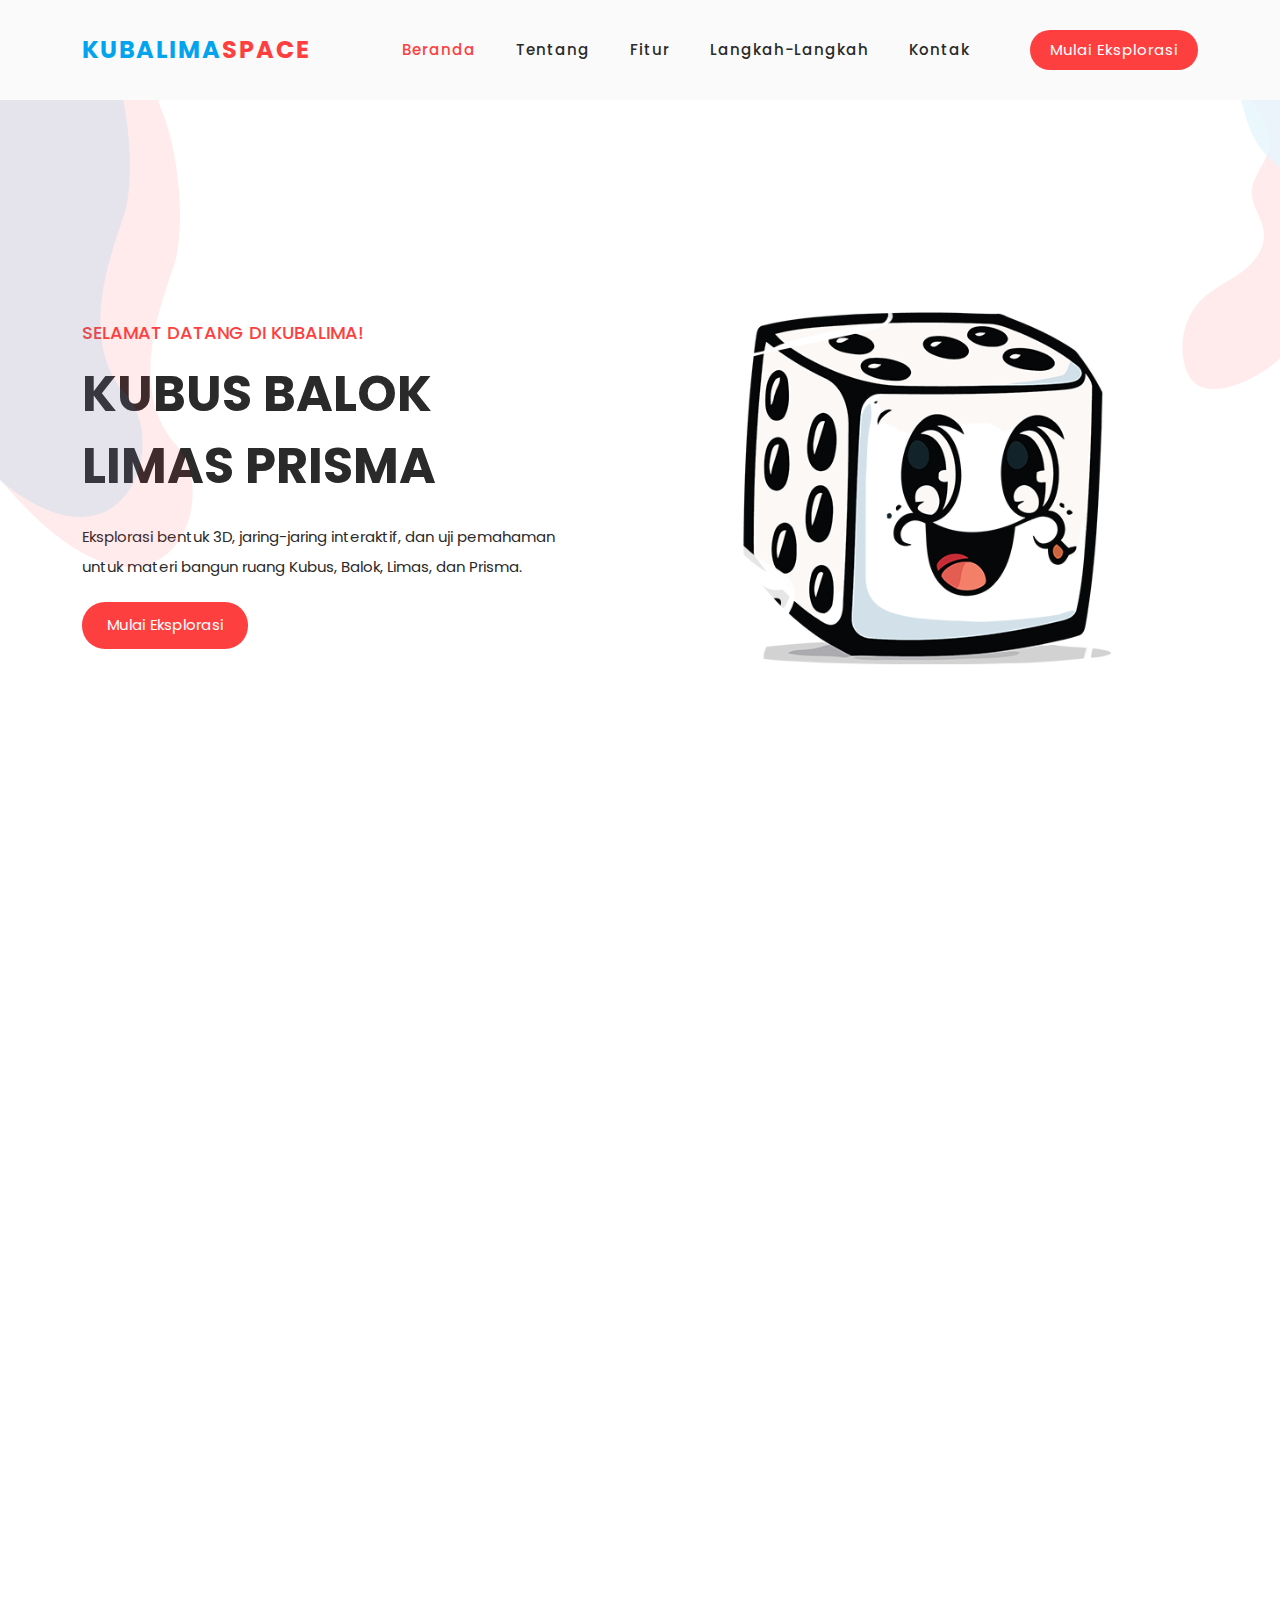
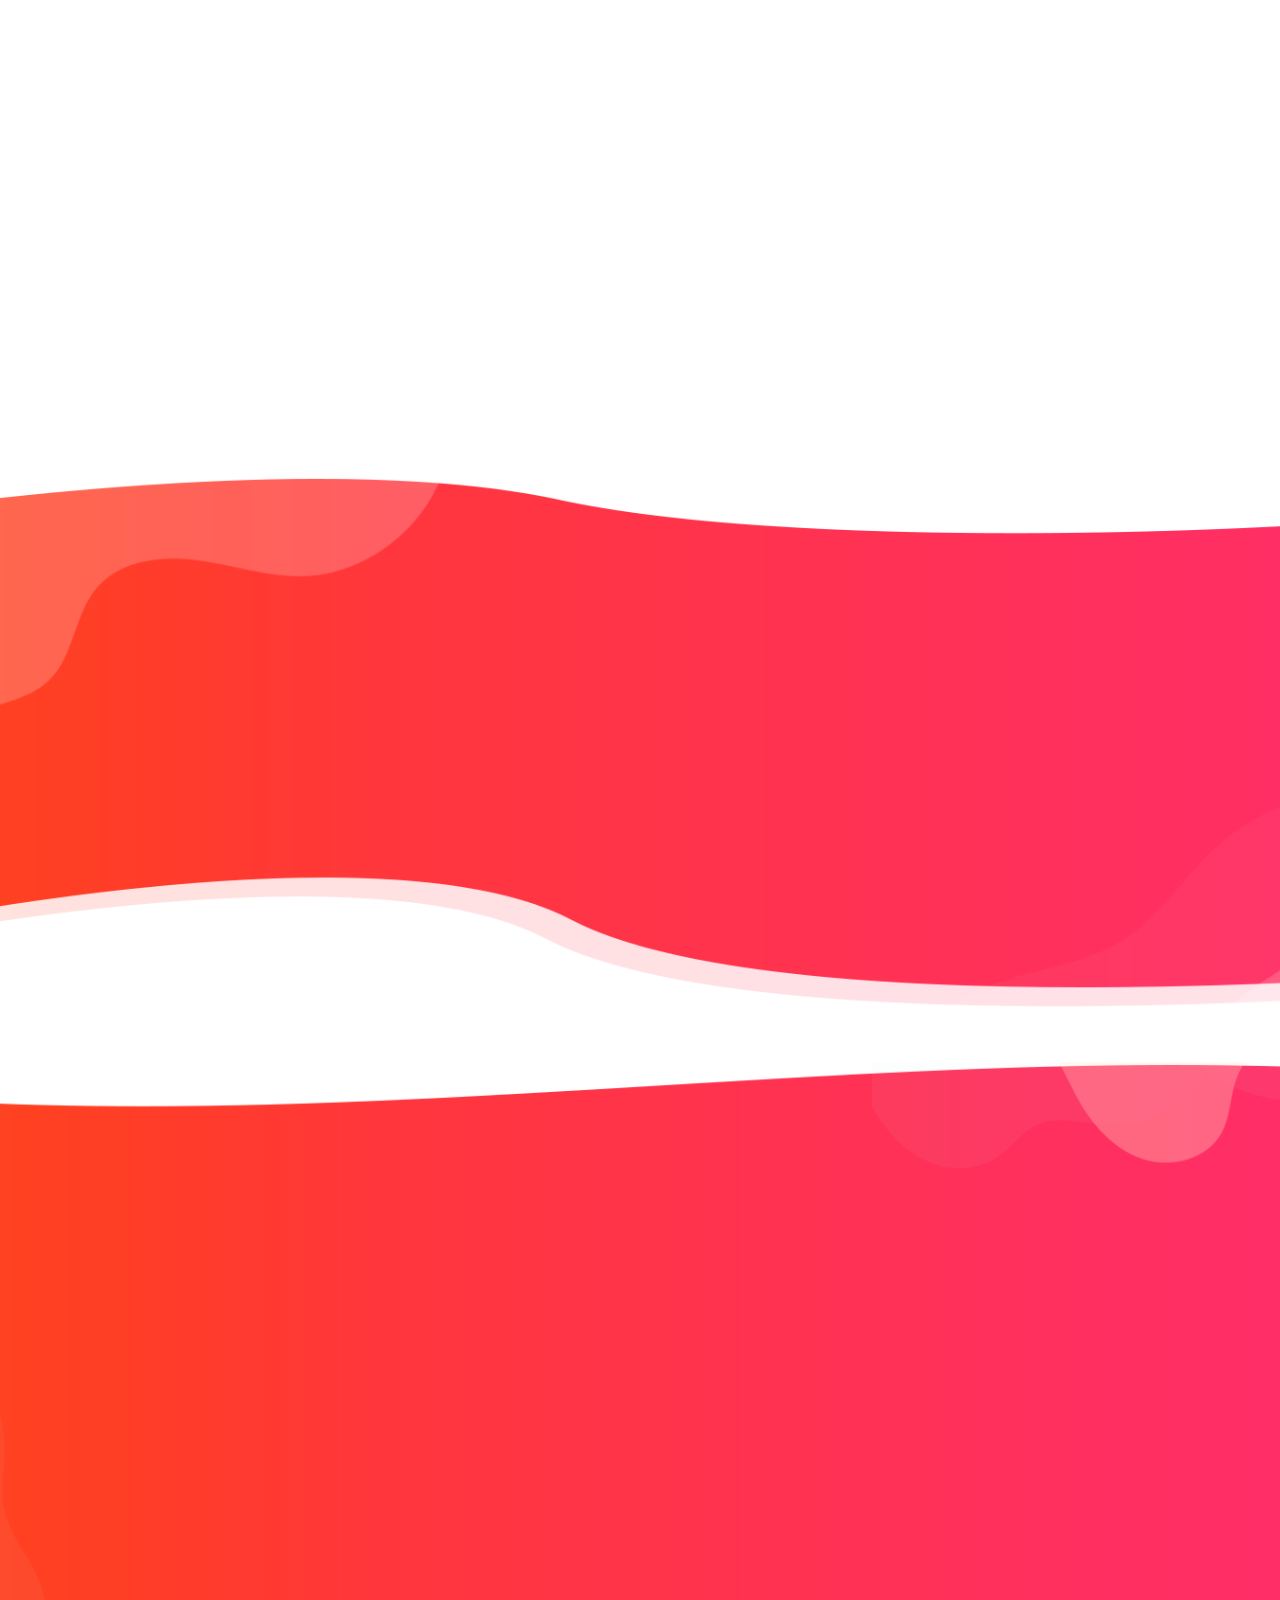
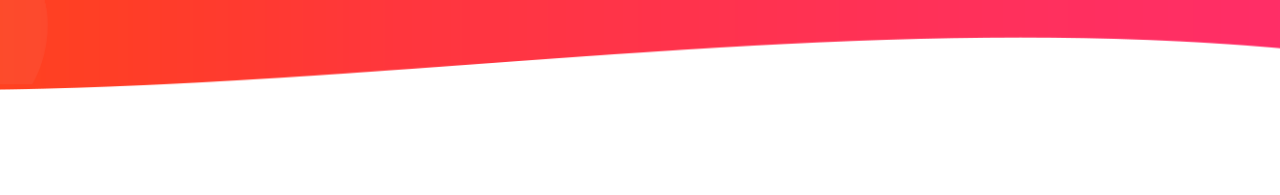
<file: index.html>
<!DOCTYPE html>
<html lang="en">

  <head>

    <meta charset="UTF-8">
    <meta name="viewport" content="width=device-width, initial-scale=1, shrink-to-fit=no">
    <meta name="description" content="">
    <meta name="author" content="">
    <link rel="preconnect" href="https://fonts.gstatic.com">
    <link href="https://fonts.googleapis.com/css2?family=Poppins:wght@100;200;300;400;500;600;700;800;900&display=swap" rel="stylesheet">

    <title>KUBALIMA Space</title>

    <link href="vendor/bootstrap/css/bootstrap.min.css" rel="stylesheet">

    <link rel="stylesheet" href="assets/css/fontawesome.css">
    <link rel="stylesheet" href="assets/css/templatemo-space-dynamic.css">
    <link rel="stylesheet" href="assets/css/animated.css">
    <link rel="stylesheet" href="assets/css/owl.css">
    <link rel="icon" href="assets/images/akbaru2.png">
    </head>

<body>

  <div id="preloader">
    <div class="jumper">
      <div></div>
      <div></div>
      <div></div>
    </div>
  </div>  
  <header class="header-area header-sticky wow slideInDown" data-wow-duration="0.75s" data-wow-delay="0s">
    <div class="container">
      <div class="row">
        <div class="col-12">
          <nav class="main-nav">
            <a href="index.html" class="logo">
              <h4>KUBALIMA<span>Space</span></h4>
            </a>
            <ul class="nav">
              <li class="scroll-to-section"><a href="#top" class="active">Beranda</a></li>
              <li class="scroll-to-section"><a href="#services">Tentang</a></li>
              <li class="scroll-to-section"><a href="#portfolio">Fitur</a></li>
              <li class="scroll-to-section"><a href="#about">Langkah-Langkah</a></li>
              <li class="scroll-to-section"><a href="#contact">Kontak</a></li> 
              <li class="scroll-to-section"><div class="main-red-button"><a href="app.html">Mulai Eksplorasi</a></div></li> 
            </ul>        
            <a class='menu-trigger'>
                <span>Menu</span>
            </a>
            </nav>
        </div>
      </div>
    </div>
  </header>
  <div class="main-banner wow fadeIn" id="top" data-wow-duration="1s" data-wow-delay="0.5s">
    <div class="container">
      <div class="row">
        <div class="col-lg-12">
          <div class="row">
            <div class="col-lg-6 align-self-center">
              <div class="left-content header-text wow fadeInLeft" data-wow-duration="1s" data-wow-delay="1s">
                <h6>Selamat Datang di KUBALIMA!</h6>
                <h2>KUBUS BALOK LIMAS PRISMA</span></h2>
                <p>Eksplorasi bentuk 3D, jaring-jaring interaktif, dan uji pemahaman untuk materi bangun ruang Kubus, Balok, Limas, dan Prisma.</p>
                
                <div class="main-red-button">
                    <a href="app.html">Mulai Eksplorasi</a>
                </div>
                </div>
            </div>
            <div class="col-lg-6">
              <div class="right-image wow fadeInRight" data-wow-duration="1s" data-wow-delay="0.5s">
                <img src="assets/images/banner-right-image.png" alt="Bangun Ruang 3D">
              </div>
            </div>
          </div>
        </div>
      </div>
    </div>
  </div>

  <div id="services" class="our-services section">
    <div class="container">
      <div class="row">
        <div class="col-lg-6 align-self-center  wow fadeInLeft" data-wow-duration="1s" data-wow-delay="0.2s">
          <div class="left-image">
            <img src="assets/images/services-left-image.png" alt="">
          </div>
        </div>
        <div class="col-lg-6 wow fadeInRight" data-wow-duration="1s" data-wow-delay="0.2s">
          <div class="section-heading">
            <h2>Apa itu <em>KUBALIMA ?</em></h2>
            <p>Aplikasi ini adalah media pembelajaran interaktif yang berfokus pada pemahaman Bangun Ruang (Kubus, Balok, Prisma, Limas) melalui visualisasi 3D yang dinamis. Pengguna dapat mengeksplorasi jaring-jaring bangun ruang dengan fitur un-folding, menguji kreativitas merangkai jaring-jaring di modul Tantangan Jaring-Jaring, dan mengukur pemahaman konsep melalui Kuis Uji Pemahaman.</p>
          </div>
          <!-- <div class="row">
            <div class="col-lg-12">
              <div class="first-bar progress-skill-bar">
                <h4>Website Analysis</h4>
                <span>84%</span>
                <div class="filled-bar"></div>
                <div class="full-bar"></div>
              </div>
            </div>
            <div class="col-lg-12">
              <div class="second-bar progress-skill-bar">
                <h4>SEO Reports</h4>
                <span>88%</span>
                <div class="filled-bar"></div>
                <div class="full-bar"></div>
              </div>
            </div>
            <div class="col-lg-12">
              <div class="third-bar progress-skill-bar">
                <h4>Page Optimizations</h4>
                <span>94%</span>
                <div class="filled-bar"></div>
                <div class="full-bar"></div>
              </div>
            </div>
          </div> -->
        </div>
      </div>
    </div>
  </div>

  <div id="portfolio" class="our-portfolio section">
    <div class="container">
      <div class="row">
        <div class="col-lg-6 offset-lg-3">
          <div class="section-heading  wow bounceIn" data-wow-duration="1s" data-wow-delay="0.2s">
            <h2>Fitur yang ada pada <span>KUBALIMA</span></h2>
          </div>
        </div>
      </div>
      <div class="row">
        <div class="col-lg-3 col-sm-6">
          <a href="#">
            <div class="item wow bounceInUp" data-wow-duration="1s" data-wow-delay="0.3s">
              <div class="hidden-content">
                <h4>Pengenalan Program</h4>
                <p>Berisi Deskripsi dan Alur Program</p>
              </div>
              <div class="showed-content">
                <img src="assets/images/portfolio-image.png" alt="">
              </div>
            </div>
          </a>
        </div>
        <div class="col-lg-3 col-sm-6">
          <a href="#">
            <div class="item wow bounceInUp" data-wow-duration="1s" data-wow-delay="0.4s">
              <div class="hidden-content">
                <h4>Materi Bangun Ruang</h4>
                <p>Berisi visual bangun ruang 3D dan jaring-jaringnya</p>
              </div>
              <div class="showed-content">
                <img src="assets/images/portfolio-image2.png" alt="">
              </div>
            </div>
          </a>
        </div>
        <div class="col-lg-3 col-sm-6">
          <a href="#">
            <div class="item wow bounceInUp" data-wow-duration="1s" data-wow-delay="0.5s">
              <div class="hidden-content">
                <h4>Tantangan Jaring-Jaring</h4>
                <p>Siswa dapat mengeksplorasi bentuk bangun ruang</p>
              </div>
              <div class="showed-content">
                <img src="assets/images/portfolio-image.png" alt="">
              </div>
            </div>
          </a>
        </div>
        <div class="col-lg-3 col-sm-6">
          <a href="#">
            <div class="item wow bounceInUp" data-wow-duration="1s" data-wow-delay="0.6s">
              <div class="hidden-content">
                <h4>Uji Pemahaman</h4>
                <p>Berisi soal yang harus dijawab oleh siswa</p>
              </div>
              <div class="showed-content">
                <img src="assets/images/portfolio-image2.png" alt="">
              </div>
            </div>
          </a>
        </div>
      </div>
    </div>
  </div>

  <!-- <div id="blog" class="our-blog section">
    <div class="container">
      <div class="row">
        <div class="col-lg-6 wow fadeInDown" data-wow-duration="1s" data-wow-delay="0.25s">
          <div class="section-heading">
            <h2>Check Out What Is <em>Trending</em> In Our Latest <span>News</span></h2>
          </div>
        </div>
        <div class="col-lg-6 wow fadeInDown" data-wow-duration="1s" data-wow-delay="0.25s">
          <div class="top-dec">
            <img src="assets/images/blog-dec.png" alt="">
          </div>
        </div>
      </div>
      <div class="row">
        <div class="col-lg-6 wow fadeInUp" data-wow-duration="1s" data-wow-delay="0.25s">
          <div class="left-image">
            <a href="#"><img src="assets/images/big-blog-thumb.jpg" alt="Workspace Desktop"></a>
            <div class="info">
              <div class="inner-content">
                <ul>
                  <li><i class="fa fa-calendar"></i> 24 Mar 2021</li>
                  <li><i class="fa fa-users"></i> TemplateMo</li>
                  <li><i class="fa fa-folder"></i> Branding</li>
                </ul>
                <a href="#"><h4>SEO Agency &amp; Digital Marketing</h4></a>
                <p>Lorem ipsum dolor sit amet, consectetur and sed doer ket eismod tempor incididunt ut labore et dolore magna...</p>
                <div class="main-blue-button">
                  <a href="#">Discover More</a>
                </div>
              </div>
            </div>
          </div>
        </div>
        <div class="col-lg-6 wow fadeInUp" data-wow-duration="1s" data-wow-delay="0.25s">
          <div class="right-list">
            <ul>
              <li>
                <div class="left-content align-self-center">
                  <span><i class="fa fa-calendar"></i> 18 Mar 2021</span>
                  <a href="#"><h4>New Websites &amp; Backlinks</h4></a>
                  <p>Lorem ipsum dolor sit amsecteturii and sed doer ket eismod...</p>
                </div>
                <div class="right-image">
                  <a href="#"><img src="assets/images/blog-thumb-01.jpg" alt=""></a>
                </div>
              </li>
              <li>
                <div class="left-content align-self-center">
                  <span><i class="fa fa-calendar"></i> 14 Mar 2021</span>
                  <a href="#"><h4>SEO Analysis &amp; Content Ideas</h4></a>
                  <p>Lorem ipsum dolor sit amsecteturii and sed doer ket eismod...</p>
                </div>
                <div class="right-image">
                  <a href="#"><img src="assets/images/blog-thumb-01.jpg" alt=""></a>
                </div>
              </li>
              <li>
                <div class="left-content align-self-center">
                  <span><i class="fa fa-calendar"></i> 06 Mar 2021</span>
                  <a href="#"><h4>SEO Tips &amp; Digital Marketing</h4></a>
                  <p>Lorem ipsum dolor sit amsecteturii and sed doer ket eismod...</p>
                </div>
                <div class="right-image">
                  <a href="#"><img src="assets/images/blog-thumb-01.jpg" alt=""></a>
                </div>
              </li>
            </ul>
          </div>
        </div>
      </div>
    </div>
  </div> -->
  <div id="about" class="about-us section">
    <div class="container">
      <div class="row">
        <div class="col-lg-4">
          <div class="left-image wow fadeIn" data-wow-duration="1s" data-wow-delay="0.2s">
            <img src="assets/images/about-left-image.png" alt="person graphic">
          </div>
        </div>
        <div class="col-lg-8 align-self-center">
          <div class="services">
            <div class="row">
              <div class="col-lg-14">
                <div class="item wow fadeIn" data-wow-duration="1s" data-wow-delay="0.7s">
                  <div class="right-text">
                    <h4>LANGKAH-LANGKAH</h4>
                    <p>- Klik tombol "Materi" di navigasi utama </p>
                    <p>- Pilih bangun ruang yang ingin Kamu pelajari (Kubus, Balok, Prisma, Limas) </p>
                    <p>- Amati bentuk 3D interaktifnya. Kamu dapat memutar model 3D dan melihat jaring-jaring </p>
                    <p>- Pilih tombol "Tantangan Jaring-Jaring" di navigasi </p>
                    <p>- Gunakan palet bentuk 2D (Persegi, Persegi Panjang, Segitiga) untuk memilih alat aktif </p>
                    <p>- Klik kotak di papan 5x5 untuk menempatkan / menghapus bentuk, lalu susun jaring-jaring </p>
                    <p>- Tekan tombol Lipat dan Cek!</p>
                    <p>- Muncul notifikasi apakah susunan kamu valid dan dapat membentuk bangun ruang </p>
                    <p>- Pilih tombol "Uji Pemahaman" di navigasi untuk memulai kuis </p>
                  </div>
                </div>
              </div>
              <!-- <div class="col-lg-6">
                <div class="item wow fadeIn" data-wow-duration="1s" data-wow-delay="0.7s">
                  <div class="icon">
                    <img src="assets/images/service-icon-02.png" alt="">
                  </div>
                  <div class="right-text">
                    <h4>Nopal - NIM</h4>
                    <p>Program Studi dkk</p>
                  </div>
                </div>
              </div>
              <div class="col-lg-6">
                <div class="item wow fadeIn" data-wow-duration="1s" data-wow-delay="0.9s">
                  <div class="icon">
                    <img src="assets/images/service-icon-03.png" alt="">
                  </div>
                  <div class="right-text">
                    <h4>Web Analytics</h4>
                    <p>Lorem ipsum dolor sit amet, ctetur aoi adipiscing eliter</p>
                  </div>
                </div>
              </div>
              <div class="col-lg-6">
                <div class="item wow fadeIn" data-wow-duration="1s" data-wow-delay="1.1s">
                  <div class="icon">
                    <img src="assets/images/service-icon-04.png" alt="">
                  </div>
                  <div class="right-text">
                    <h4>SEO Suggestions</h4>
                    <p>Lorem ipsum dolor sit amet, ctetur aoi adipiscing eliter</p>
                  </div>
                </div>
              </div> -->
            </div>
          </div>
        </div>
      </div>
    </div>
  </div>
  
  <div id="contact" class="contact-us section">
    <div class="container">
      <div class="row">
        <div class="col-lg-6 align-self-center wow fadeInLeft" data-wow-duration="0.5s" data-wow-delay="0.25s">
          <div class="section-heading">
            <h2>Laporkan jika ada kendala dalam penggunaan media pembelajaran</h2>
            <p>Hubungi kontak CS dibawah ini jika ada kendala atau penyampaian kritik dan saran seputar media pembelajaran bangun ruang ini</p>
            <div class="phone-info">
              <h4>CS <span><i class="fa fa-phone"></i> <a href="#">0819-3524-1713</a></span></h4>
            </div>
          </div>
        </div>
        <div class="col-lg-6 wow fadeInRight" data-wow-duration="0.5s" data-wow-delay="0.25s">
          <div class="col-lg-5">
          <div class="left-image wow fadeIn" data-wow-duration="1s" data-wow-delay="0.2s">
            <img src="assets/images/cs.png">
          </div>
        </div>
        </div>
      </div>
    </div>
  </div>

  <footer>
    <div class="container">
      <div class="row">
        <div class="col-lg-12 wow fadeIn" data-wow-duration="1s" data-wow-delay="0.25s">
          <p>© Copyright 2025 Kubalima Space
        </div>
      </div>
    </div>
  </footer>
  <!-- Scripts -->
  <script src="vendor/jquery/jquery.min.js"></script>
  <script src="vendor/bootstrap/js/bootstrap.bundle.min.js"></script>
  <script src="assets/js/owl-carousel.js"></script>
  <script src="assets/js/animation.js"></script>
  <script src="assets/js/imagesloaded.js"></script>
  <script src="assets/js/templatemo-custom.js"></script>

</body>
</html>
</file>
<file: assets/css/templatemo-space-dynamic.css>
/* 

TemplateMo 562 Space Dynamic

https://templatemo.com/tm-562-space-dynamic

*/

/* ---------------------------------------------
Table of contents
------------------------------------------------
01. font & reset css
02. reset
03. global styles
04. header
05. banner
06. features
07. testimonials
08. contact
09. footer
10. preloader
11. search
12. portfolio

--------------------------------------------- */
/* 
---------------------------------------------
font & reset css
--------------------------------------------- 
*/
@import url('https://fonts.googleapis.com/css2?family=Poppins:wght@100;200;300;400;500;600;700;800;900&display=swap');
/* 
---------------------------------------------
reset
--------------------------------------------- 
*/
html, body, div, span, applet, object, iframe, h1, h2, h3, h4, h5, h6, p, blockquote, div
pre, a, abbr, acronym, address, big, cite, code, del, dfn, em, font, img, ins, kbd, q,
s, samp, small, strike, strong, sub, sup, tt, var, b, u, i, center, dl, dt, dd, ol, ul, li,
figure, header, nav, section, article, aside, footer, figcaption {
  margin: 0;
  padding: 0;
  border: 0;
  outline: 0;
}

/* clear fix */
.grid:after {
  content: '';
  display: block;
  clear: both;
}

/* ---- .grid-item ---- */

.grid-sizer,
.grid-item {
  width: 50%;
}

.grid-item {
  float: left;
}

.grid-item img {
  display: block;
  max-width: 100%;
}

.clearfix:after {
  content: ".";
  display: block;
  clear: both;
  visibility: hidden;
  line-height: 0;
  height: 0;
}

.clearfix {
  display: inline-block;
}

html[xmlns] .clearfix {
  display: block;
}

* html .clearfix {
  height: 1%;
}

ul, li {
  padding: 0;
  margin: 0;
  list-style: none;
}

header, nav, section, article, aside, footer, hgroup {
  display: block;
}

* {
  box-sizing: border-box;
}

html, body {
  font-family: 'Poppins', sans-serif;
  font-weight: 400;
  background-color: #fff;
  -ms-text-size-adjust: 100%;
  -webkit-font-smoothing: antialiased;
  -moz-osx-font-smoothing: grayscale;
}

a {
  text-decoration: none !important;
}

h1, h2, h3, h4, h5, h6 {
  margin-top: 0px;
  margin-bottom: 0px;
}

ul {
  margin-bottom: 0px;
}

p {
  font-size: 15px;
  line-height: 30px;
  color: #2a2a2a;
}

img {
  width: 100%;
  overflow: hidden;
}

/* 
---------------------------------------------
global styles
--------------------------------------------- 
*/
html,
body {
  background: #fff;
  font-family: 'Poppins', sans-serif;
}

::selection {
  background: #03a4ed;
  color: #fff;
}

::-moz-selection {
  background: #03a4ed;
  color: #fff;
}

@media (max-width: 991px) {
  html, body {
    overflow-x: hidden;
  }
  .mobile-top-fix {
    margin-top: 30px;
    margin-bottom: 0px;
  }
  .mobile-bottom-fix {
    margin-bottom: 30px;
  }
  .mobile-bottom-fix-big {
    margin-bottom: 60px;
  }
}

.page-section {
  margin-top: 120px;
}

.section-heading h2 {
  font-size: 30px;
  text-transform: capitalize;
  color: #2a2a2a;
  font-weight: 700;
  letter-spacing: 0.25px;
  position: relative;
  z-index: 2;
  line-height: 44px;
}

.section-heading h2 em {
  font-style: normal;
  color: #03a4ed;
}

.section-heading h2 span {
  color: #fe3f40;
}

.main-blue-button a {
  display: inline-block;
  background-color: #03a4ed;
  font-size: 15px;
  font-weight: 400;
  color: #fff;
  text-transform: capitalize;
  padding: 12px 25px;
  border-radius: 23px;
  letter-spacing: 0.25px;
}

.main-red-button a {
  display: inline-block;
  background-color: #fe3f40;
  font-size: 15px;
  font-weight: 400;
  color: #fff;
  text-transform: capitalize;
  padding: 12px 25px;
  border-radius: 23px;
  letter-spacing: 0.25px;
}

.main-pink-button a {
  display: inline-block;
  background-color: #3ce608;
  font-size: 15px;
  font-weight: 400;
  color: #fff;
  text-transform: capitalize;
  padding: 12px 25px;
  border-radius: 23px;
  letter-spacing: 0.25px;
}

.main-white-button a {
  display: inline-block;
  background-color: #fff;
  font-size: 15px;
  font-weight: 400;
  color: #fe3f40;
  text-transform: capitalize;
  padding: 12px 25px;
  border-radius: 23px;
  letter-spacing: 0.25px;
}

/* 
---------------------------------------------
header
--------------------------------------------- 
*/

.background-header {
  background-color: #fff!important;
  height: 80px!important;
  position: fixed!important;
  top: 0px;
  left: 0px;
  right: 0px;
  box-shadow: 0px 0px 10px rgba(0,0,0,0.15)!important;
}

.background-header .logo,
.background-header .main-nav .nav li a {
  color: #1e1e1e!important;
}

.background-header .main-nav .nav li:hover a {
  color: #fe3f40!important;
}

.background-header .nav li a.active {
  color: #fe3f40!important;
}

.header-area {
  background-color: #fafafa;
  position: absolute;
  top: 0px;
  left: 0px;
  right: 0px;
  z-index: 100;
  height: 100px;
  -webkit-transition: all .5s ease 0s;
  -moz-transition: all .5s ease 0s;
  -o-transition: all .5s ease 0s;
  transition: all .5s ease 0s;
}

.header-area .main-nav {
  min-height: 80px;
  background: transparent;
}

.header-area .main-nav .logo {
  line-height: 100px;
  color: #fff;
  font-size: 24px;
  font-weight: 700;
  text-transform: uppercase;
  letter-spacing: 2px;
  float: left;
  -webkit-transition: all 0.3s ease 0s;
  -moz-transition: all 0.3s ease 0s;
  -o-transition: all 0.3s ease 0s;
  transition: all 0.3s ease 0s;
}

.header-area .main-nav .logo h4 {
    font-size: 24px;
    font-weight: 700;
    text-transform: uppercase;
    color: #03a4ed;
    line-height: 100px;
    float: left;
    -webkit-transition: all 0.3s ease 0s;
    -moz-transition: all 0.3s ease 0s;
    -o-transition: all 0.3s ease 0s;
    transition: all 0.3s ease 0s;
}

.logo h4 span {
  color: #fe3f40;
}

.background-header .main-nav .logo h4 {
  line-height: 80px;
}

.background-header .main-nav .nav {
  margin-top: 20px !important;
}

.header-area .main-nav .nav {
  float: right;
  margin-top: 30px;
  margin-right: 0px;
  background-color: transparent;
  -webkit-transition: all 0.3s ease 0s;
  -moz-transition: all 0.3s ease 0s;
  -o-transition: all 0.3s ease 0s;
  transition: all 0.3s ease 0s;
  position: relative;
  z-index: 999;
}

.header-area .main-nav .nav li {
  padding-left: 20px;
  padding-right: 20px;
}

.header-area .main-nav .nav li:last-child {
  padding-right: 0px;
  padding-left: 40px;
}

.header-area .main-nav .nav li:last-child a ,
.background-header .main-nav .nav li:last-child a {
  color: #fff !important;
  padding: 0px 20px;
  font-weight: 400;
}

.header-area .main-nav .nav li:last-child a:hover,
.header-area .main-nav .nav li:last-child a.active {
  color: #fff !important;
}

.header-area .main-nav .nav li a {
  display: block;
  font-weight: 500;
  font-size: 15px;
  color: #2a2a2a;
  text-transform: capitalize;
  -webkit-transition: all 0.3s ease 0s;
  -moz-transition: all 0.3s ease 0s;
  -o-transition: all 0.3s ease 0s;
  transition: all 0.3s ease 0s;
  height: 40px;
  line-height: 40px;
  border: transparent;
  letter-spacing: 1px;
}

.header-area .main-nav .nav li a {
  color: #2a2a2a;
}

.header-area .main-nav .nav li:hover a,
.header-area .main-nav .nav li a.active {
  color: #fe3f40!important;
}

.background-header .main-nav .nav li:hover a,
.background-header .main-nav .nav li a.active {
  color: #fe3f40!important;
  opacity: 1;
}

.header-area .main-nav .nav li:last-child a:hover ,
.background-header .main-nav .nav li:last-child a:hover {
  background-color: #03a4ed;
}

.header-area .main-nav .nav li.submenu {
  position: relative;
  padding-right: 30px;
}

.header-area .main-nav .nav li.submenu:after {
  font-family: FontAwesome;
  content: "\f107";
  font-size: 12px;
  color: #2a2a2a;
  position: absolute;
  right: 18px;
  top: 12px;
}

.background-header .main-nav .nav li.submenu:after {
  color: #2a2a2a;
}

.header-area .main-nav .nav li.submenu ul {
  position: absolute;
  width: 200px;
  box-shadow: 0 2px 28px 0 rgba(0, 0, 0, 0.06);
  overflow: hidden;
  top: 50px;
  opacity: 0;
  transform: translateY(+2em);
  visibility: hidden;
  z-index: -1;
  transition: all 0.3s ease-in-out 0s, visibility 0s linear 0.3s, z-index 0s linear 0.01s;
}

.header-area .main-nav .nav li.submenu ul li {
  margin-left: 0px;
  padding-left: 0px;
  padding-right: 0px;
}

.header-area .main-nav .nav li.submenu ul li a {
  opacity: 1;
  display: block;
  background: #f7f7f7;
  color: #2a2a2a!important;
  padding-left: 20px;
  height: 40px;
  line-height: 40px;
  -webkit-transition: all 0.3s ease 0s;
  -moz-transition: all 0.3s ease 0s;
  -o-transition: all 0.3s ease 0s;
  transition: all 0.3s ease 0s;
  position: relative;
  font-size: 13px;
  font-weight: 400;
  border-bottom: 1px solid #eee;
}

.header-area .main-nav .nav li.submenu ul li a:hover {
  background: #fff;
  color: #fe3f40!important;
  padding-left: 25px;
}

.header-area .main-nav .nav li.submenu ul li a:hover:before {
  width: 3px;
}

.header-area .main-nav .nav li.submenu:hover ul {
  visibility: visible;
  opacity: 1;
  z-index: 1;
  transform: translateY(0%);
  transition-delay: 0s, 0s, 0.3s;
}

.header-area .main-nav .menu-trigger {
  cursor: pointer;
  display: block;
  position: absolute;
  top: 33px;
  width: 32px;
  height: 40px;
  text-indent: -9999em;
  z-index: 99;
  right: 40px;
  display: none;
}

.background-header .main-nav .menu-trigger {
  top: 23px;
}

.header-area .main-nav .menu-trigger span,
.header-area .main-nav .menu-trigger span:before,
.header-area .main-nav .menu-trigger span:after {
  -moz-transition: all 0.4s;
  -o-transition: all 0.4s;
  -webkit-transition: all 0.4s;
  transition: all 0.4s;
  background-color: #1e1e1e;
  display: block;
  position: absolute;
  width: 30px;
  height: 2px;
  left: 0;
}

.background-header .main-nav .menu-trigger span,
.background-header .main-nav .menu-trigger span:before,
.background-header .main-nav .menu-trigger span:after {
  background-color: #1e1e1e;
}

.header-area .main-nav .menu-trigger span:before,
.header-area .main-nav .menu-trigger span:after {
  -moz-transition: all 0.4s;
  -o-transition: all 0.4s;
  -webkit-transition: all 0.4s;
  transition: all 0.4s;
  background-color: #1e1e1e;
  display: block;
  position: absolute;
  width: 30px;
  height: 2px;
  left: 0;
  width: 75%;
}

.background-header .main-nav .menu-trigger span:before,
.background-header .main-nav .menu-trigger span:after {
  background-color: #1e1e1e;
}

.header-area .main-nav .menu-trigger span:before,
.header-area .main-nav .menu-trigger span:after {
  content: "";
}

.header-area .main-nav .menu-trigger span {
  top: 16px;
}

.header-area .main-nav .menu-trigger span:before {
  -moz-transform-origin: 33% 100%;
  -ms-transform-origin: 33% 100%;
  -webkit-transform-origin: 33% 100%;
  transform-origin: 33% 100%;
  top: -10px;
  z-index: 10;
}

.header-area .main-nav .menu-trigger span:after {
  -moz-transform-origin: 33% 0;
  -ms-transform-origin: 33% 0;
  -webkit-transform-origin: 33% 0;
  transform-origin: 33% 0;
  top: 10px;
}

.header-area .main-nav .menu-trigger.active span,
.header-area .main-nav .menu-trigger.active span:before,
.header-area .main-nav .menu-trigger.active span:after {
  background-color: transparent;
  width: 100%;
}

.header-area .main-nav .menu-trigger.active span:before {
  -moz-transform: translateY(6px) translateX(1px) rotate(45deg);
  -ms-transform: translateY(6px) translateX(1px) rotate(45deg);
  -webkit-transform: translateY(6px) translateX(1px) rotate(45deg);
  transform: translateY(6px) translateX(1px) rotate(45deg);
  background-color: #1e1e1e;
}

.background-header .main-nav .menu-trigger.active span:before {
  background-color: #1e1e1e;
}

.header-area .main-nav .menu-trigger.active span:after {
  -moz-transform: translateY(-6px) translateX(1px) rotate(-45deg);
  -ms-transform: translateY(-6px) translateX(1px) rotate(-45deg);
  -webkit-transform: translateY(-6px) translateX(1px) rotate(-45deg);
  transform: translateY(-6px) translateX(1px) rotate(-45deg);
  background-color: #1e1e1e;
}

.background-header .main-nav .menu-trigger.active span:after {
  background-color: #1e1e1e;
}

.header-area.header-sticky {
  min-height: 80px;
}

.header-area .nav {
  margin-top: 30px;
}

.header-area.header-sticky .nav li a.active {
  color: #fe3f40;
}

@media (max-width: 1200px) {
  .header-area .main-nav .nav li {
    padding-left: 12px;
    padding-right: 12px;
  }
  .header-area .main-nav:before {
    display: none;
  }
}

@media (max-width: 992px) {
  .header-area .main-nav .nav li:last-child  ,
  .background-header .main-nav .nav li:last-child {
    display: none;
  }
  .header-area .main-nav .nav li:nth-child(6),
  .background-header .main-nav .nav li:nth-child(6) {
    padding-right: 0px;
  }
}

@media (max-width: 767px) {
  .background-header .main-nav .nav {
    margin-top: 80px !important;
  }
  .header-area .main-nav .logo {
    color: #1e1e1e;
  }
  .header-area.header-sticky .nav li a:hover,
  .header-area.header-sticky .nav li a.active {
    color: #fe3f40!important;
    opacity: 1;
  }
  .header-area.header-sticky .nav li.search-icon a {
    width: 100%;
  }
  .header-area {
    background-color: #f7f7f7;
    padding: 0px 15px;
    height: 100px;
    box-shadow: none;
    text-align: center;
  }
  .header-area .container {
    padding: 0px;
  }
  .header-area .logo {
    margin-left: 30px;
  }
  .header-area .menu-trigger {
    display: block !important;
  }
  .header-area .main-nav {
    overflow: hidden;
  }
  .header-area .main-nav .nav {
    float: none;
    width: 100%;
    display: none;
    -webkit-transition: all 0s ease 0s;
    -moz-transition: all 0s ease 0s;
    -o-transition: all 0s ease 0s;
    transition: all 0s ease 0s;
    margin-left: 0px;
  }
  .background-header .nav {
    margin-top: 80px;
  }
  .header-area .main-nav .nav li:first-child {
    border-top: 1px solid #eee;
  }
  .header-area.header-sticky .nav {
    margin-top: 100px;
  }
  .header-area .main-nav .nav li {
    width: 100%;
    background: #fff;
    border-bottom: 1px solid #e7e7e7;
    padding-left: 0px !important;
    padding-right: 0px !important;
  }
  .header-area .main-nav .nav li a {
    height: 50px !important;
    line-height: 50px !important;
    padding: 0px !important;
    border: none !important;
    background: #f7f7f7 !important;
    color: #191a20 !important;
  }
  .header-area .main-nav .nav li a:hover {
    background: #eee !important;
    color: #fe3f40!important;
  }
  .header-area .main-nav .nav li.submenu ul {
    position: relative;
    visibility: inherit;
    opacity: 1;
    z-index: 1;
    transform: translateY(0%);
    transition-delay: 0s, 0s, 0.3s;
    top: 0px;
    width: 100%;
    box-shadow: none;
    height: 0px;
  }
  .header-area .main-nav .nav li.submenu ul li a {
    font-size: 12px;
    font-weight: 400;
  }
  .header-area .main-nav .nav li.submenu ul li a:hover:before {
    width: 0px;
  }
  .header-area .main-nav .nav li.submenu ul.active {
    height: auto !important;
  }
  .header-area .main-nav .nav li.submenu:after {
    color: #3B566E;
    right: 25px;
    font-size: 14px;
    top: 15px;
  }
  .header-area .main-nav .nav li.submenu:hover ul, .header-area .main-nav .nav li.submenu:focus ul {
    height: 0px;
  }
}

@media (min-width: 767px) {
  .header-area .main-nav .nav {
    display: flex !important;
  }
}

/* 
---------------------------------------------
preloader
--------------------------------------------- 
*/

.js-preloader {
    position: fixed;
    top: 0;
    left: 0;
    right: 0;
    bottom: 0;
    background-color: #fff;
    display: -webkit-box;
    display: flex;
    -webkit-box-align: center;
    align-items: center;
    -webkit-box-pack: center;
    justify-content: center;
    opacity: 1;
    visibility: visible;
    z-index: 9999;
    -webkit-transition: opacity 0.25s ease;
    transition: opacity 0.25s ease;
}

.js-preloader.loaded {
    opacity: 0;
    visibility: hidden;
    pointer-events: none;
}

@-webkit-keyframes dot {
    50% {
        -webkit-transform: translateX(96px);
        transform: translateX(96px);
    }
}

@keyframes dot {
    50% {
        -webkit-transform: translateX(96px);
        transform: translateX(96px);
    }
}

@-webkit-keyframes dots {
    50% {
        -webkit-transform: translateX(-31px);
        transform: translateX(-31px);
    }
}

@keyframes dots {
    50% {
        -webkit-transform: translateX(-31px);
        transform: translateX(-31px);
    }
}

.preloader-inner {
    position: relative;
    width: 142px;
    height: 40px;
    background: #fff;
}

.preloader-inner .dot {
    position: absolute;
    width: 16px;
    height: 16px;
    top: 12px;
    left: 15px;
    background: #fe3f40;
    border-radius: 50%;
    -webkit-transform: translateX(0);
    transform: translateX(0);
    -webkit-animation: dot 2.8s infinite;
    animation: dot 2.8s infinite;
}

.preloader-inner .dots {
    -webkit-transform: translateX(0);
    transform: translateX(0);
    margin-top: 12px;
    margin-left: 31px;
    -webkit-animation: dots 2.8s infinite;
    animation: dots 2.8s infinite;
}

.preloader-inner .dots span {
    display: block;
    float: left;
    width: 16px;
    height: 16px;
    margin-left: 16px;
    background: #fe3f40;
    border-radius: 50%;
}



/* 
---------------------------------------------
Banner Style
--------------------------------------------- 
*/

.main-banner {
  background-repeat: no-repeat;
  background-position: center center;
  background-size: cover;
  padding: 226px 0px 120px 0px;
  position: relative;
  overflow: hidden;
}

.main-banner:after {
  content: '';
  background-image: url(../images/baner-dec-left.png);
  background-repeat: no-repeat;
  position: absolute;
  left: 0;
  top: 100px;
  width: 193px;
  height: 467px;
}

.main-banner:before {
  content: '';
  background-image: url(../images/baner-dec-right.png);
  background-repeat: no-repeat;
  position: absolute;
  right: 0;
  top: 100px;
  width: 98px;
  height: 290px;
}

.main-banner .left-content {
  margin-right: 45px;
}

.main-banner .left-content h6 {
  text-transform: uppercase;
  font-size: 18px;
  color: #fe3f40;
  margin-bottom: 15px;
}

.main-banner .left-content h2 {
  font-size: 50px;
  font-weight: 700;
  color: #2a2a2a;
  line-height: 72px;
}

.main-banner .left-content h2 em {
  color: #03a4ed;
  font-style: normal;
}

.main-banner .left-content h2 span {
  color: #fe3f40;
}

.main-banner .left-content p {
  margin: 20px 0px;
}

.main-banner .left-content form {
  margin-top: 30px;
  width: 470px;
  height: 66px;
  position: relative;
}

.main-banner .left-content form button {
  position: absolute;
  right: 10px;
  top: 10px;
  display: inline-block;
  background-color: #fff;
  font-size: 15px;
  font-weight: 500;
  color: #fe3f40;
  text-transform: capitalize;
  padding: 12px 25px;
  border-radius: 23px;
  letter-spacing: 0.25px;
  outline: none;
  border: none;
}

.main-banner .left-content form input {
  width: 470px;
  height: 66px;
  background-color: #03a4ed;
  border-radius: 33px;
  border: none;
  outline: none;
  padding: 0px 25px;
  color: #fff;
  letter-spacing: 0.25px;
  font-size: 15px;
  font-weight: 300;
}

.main-banner .left-content form input::placeholder {
  color: #fff;
}



/* 
---------------------------------------------
About Us Style
--------------------------------------------- 
*/

#about {
  margin-top: 120px;
}

.about-us {
  background-image: url(../images/about-bg.png);
  background-repeat: no-repeat;
  background-position: center center;
  background-size: cover;
  padding: 140px 0px 120px 0px;
}

.about-us .left-image {
  margin-right: 45px;
}

.about-us .services .item {
  margin-bottom: 30px;
}

.about-us .services .item .icon {
  float: left;
  margin-right: 25px;
}

.about-us .services .item .icon img {
  max-width: 70px;
}

.about-us .services .item h4 {
  color: #fff;
  font-size: 20px;
  font-weight: 700;
  margin-bottom: 12px;
}

.about-us .services .item p {
  color: #fff;
  margin-right: 0px;
}


/* 
---------------------------------------------
Services Style
--------------------------------------------- 
*/

.our-services {
  margin-top: 0px;
  padding-top: 120px;
}

.our-services .left-image {
  margin-right: 45px;
}

.our-services .section-heading h2 {
  margin-right: 100px;
}

.our-services .section-heading p {
  margin-top: 30px;
  margin-bottom: 60px;
}

.our-services .progress-skill-bar {
  margin-bottom: 30px;
  position: relative;
  width: 100%;
}

.our-services .progress-skill-bar span {
  position: absolute;
  top: 0;
  font-size: 18px;
  font-weight: 600;
  color: #03a4ed;
}

.our-services .first-bar span {
  left: 69%;
}

.our-services .second-bar span {
  left: 81%;
}

.our-services .third-bar span {
  left: 88%;
}

.our-services .progress-skill-bar h4 {
  font-size: 18px;
  font-weight: 700;
  color: #2a2a2a;
  margin-bottom: 14px;
}

.our-services .progress-skill-bar .full-bar {
  width: 100%;
  height: 6px;
  border-radius: 3px;
  background-color: #f7eff1;
  position: relative;
  z-index: 1;
}

.our-services .progress-skill-bar .filled-bar {
  background: rgb(255,77,30);
  background: linear-gradient(105deg, rgba(255,77,30,1) 0%, rgba(255,44,109,1) 100%);
  height: 6px;
  border-radius: 3px;
  margin-bottom: -6px;
  position: relative;
  z-index: 2;
}

.our-services .first-bar .filled-bar {
  width: 71%;
}

.our-services .second-bar .filled-bar {
  width: 83%;
}

.our-services .third-bar .filled-bar {
  width: 90%;
}


/* 
---------------------------------------------
Portfolio
--------------------------------------------- 
*/

.our-portfolio {
  padding-top: 120px;
  margin-top: 0px;
}

.our-portfolio .section-heading h2 {
  text-align: center;
  margin: 0px 90px 0px 90px;
  margin-bottom: 120px;
  position: relative;
  z-index: 1;
}

.our-portfolio .item {
  position: relative;
}

.our-portfolio .item:hover .hidden-content {
  top: -100px;
  opacity: 1;
  visibility: visible;
}

.our-portfolio .item:hover .showed-content {
  top: 90px;
}

.our-portfolio .hidden-content {
  background: rgb(255,77,30);
  background: linear-gradient(105deg, rgba(255,77,30,1) 0%, rgba(255,44,109,1) 100%);
  padding: 30px;
  border-radius: 20px;
  text-align: center;
  opacity: 0;
  top: 0;
  visibility: hidden;
  position: absolute;
  z-index: 2;
  transition: all 0.5s;
}

.our-portfolio .hidden-content:after {
  width: 20px;
  height: 20px;
  position: absolute;
  background: rgb(255,77,30);
  content: '';
  left: 50%;
  bottom: -8px;
  margin-left: -5px;
  transform: rotate(45deg);
  background: linear-gradient(105deg, rgba(255,52,69,1) 0%, rgba(255,51,78,1) 100%);
  z-index: -1;
}

.our-portfolio .hidden-content h4 {
  font-size: 20px;
  font-weight: 700;
  color: #fff;
  margin-bottom: 20px;
}

.our-portfolio .hidden-content p {
  color: #fff;
}

.our-portfolio .showed-content {
  top: 0px;
  position: relative;
  z-index: 3;
  background-color: #fff;
  text-align: center;
  padding: 50px;
  border-radius: 20px;
  box-shadow: 0px 0px 10px rgba(0,0,0,0.1);
  transition: all 0.5s;
}

.our-portfolio .showed-content img {
  max-width: 140px;
}


/* 
---------------------------------------------
Blog
--------------------------------------------- 
*/

.our-blog {
  position: relative;
  margin-top: 80px;
  padding-top: 120px;
}

.our-blog .section-heading h2 {
  margin-right: 180px;
}

.our-blog .top-dec {
  text-align: right;
  margin-top: -80px;
}

.our-blog .top-dec img {
  max-width: 270px;
}

.our-blog .left-image {
  position: relative;
}

.our-blog .left-image img {
  border-radius: 20px;
  box-shadow: 0px 0px 15px rgba(0,0,0,0.1);
}

.our-blog .left-image .info {
  position: relative;
}

.our-blog .left-image .info .inner-content {
  background-color: #fff;
  box-shadow: 0px 0px 15px rgba(0,0,0,0.1);
  border-radius: 20px;
  margin-right: 75px;
  position: absolute;
  margin-top: -100px;
  padding: 30px;
}

.our-blog .left-image ul li {
  display: inline-block;
  font-size: 15px;
  color: #afafaf;
  font-weight: 300;
  margin-right: 20px;
}

.our-blog .left-image ul li:last-child {
  margin-right: 0px;
}

.our-blog .left-image ul li i {
  color: #ff4d61;
  font-size: 16px;
  margin-right: 8px;
}

.our-blog .left-image h4 {
  font-size: 20px;
  font-weight: 700;
  color: #2a2a2a;
  margin: 20px 0px 15px 0px;
}

.our-blog .left-image .info .main-blue-button {
  position: absolute;
  bottom: -80px;
  left: 0;
}

.our-blog .right-list {
  margin-left: 30px;
}

.our-blog .right-list ul li {
  display: inline-flex;
  width: 100%;
  margin-bottom: 30px;
}

.our-blog .right-list .left-content {
  margin-right: 45px;
}

.our-blog .right-list .left-content span {
  font-size: 15px;
  color: #afafaf;
  font-weight: 300;
}

.our-blog .right-list .left-content span i {
  color: #ff4d61;
  font-size: 16px;
  margin-right: 8px;
}

.our-blog .right-list .left-content h4 {
  font-size: 20px;
  font-weight: 700;
  color: #2a2a2a;
  margin: 20px 0px 15px 0px;
}


.our-blog .right-list .right-image img {
  width: 250px;
  border-radius: 20px;
  animation: float 3s linear infinite;
}


/* 
---------------------------------------------
contact
--------------------------------------------- 
*/

.contact-us {
  padding: 160px 0px;
  background-image: url(../images/contact-bg.png);
  background-repeat: no-repeat;
  background-position: center center;
  background-size: cover;
}

.contact-us .section-heading h2,
.contact-us .section-heading h2 em,
.contact-us .section-heading h2 span {
  color: #fff;
}

.contact-us .section-heading p {
  color: #fff;
  margin-top: 30px;
}

.phone-info {
  margin-top: 40px;
}

.phone-info h4 {
  font-size: 20px;
  font-weight: 700;
  color: #fff;
}

.phone-info h4 span i {
  width: 46px;
  height: 46px;
  display: inline-block;
  text-align: center;
  line-height: 46px;
  background-color: #fff;
  border-radius: 50%;
  color: #ff3b2c;
  font-size: 22px;
  margin-left: 30px;
  margin-right: 15px;
}

.phone-info h4 span a {
  color: #fff;
  font-size: 15px;
  font-weight: 400;
}

form#contact .contact-dec {
  position: absolute;
  right: -166px;
  bottom: 0;
}

form#contact .contact-dec img {
  max-width: 178px;
}

form#contact {
  margin-left: 30px;
  position: relative;
  background-color: #fff;
  padding: 60px 30px;
  border-radius: 20px;
}

form#contact input {
  width: 100%;
  height: 46px;
  border-radius: 33px;
  background-color: #d1f3ff;
  border: none;
  outline: none;
  font-size: 15px;
  font-weight: 300;
  color: #2a2a2a;
  padding: 0px 20px;
  margin-bottom: 20px;
}

form#contact input::placeholder {
  color: #2a2a2a;
}

form#contact textarea {
  width: 100%;
  min-width: 100%;
  max-width: 100%;
  max-height: 180px;
  min-height: 140px;
  height: 140px;
  border-radius: 20px;
  background-color: #d1f3ff;
  border: none;
  outline: none;
  font-size: 15px;
  font-weight: 300;
  color: #2a2a2a;
  padding: 15px 20px;
  margin-bottom: 20px;
}

form#contact textarea::placeholder {
  color: #2a2a2a;
}

form#contact button {
  display: inline-block;
  background-color: #03a4ed;
  font-size: 15px;
  font-weight: 400;
  color: #fff;
  text-transform: capitalize;
  padding: 12px 25px;
  border-radius: 23px;
  letter-spacing: 0.25px;
  border: none;
  outline: none;
  transition: all .3s;
}

form#contact button:hover {
  background-color: #fe3f40;
}


/* 
---------------------------------------------
Footer Style
--------------------------------------------- 
*/

footer p {
  text-align: center;
  margin: 30px 0px 45px 0px;
}

footer p a {
  color: #fe3f40;
}

/* 
---------------------------------------------
responsive
--------------------------------------------- 
*/

@media (max-width: 1645px) {
  form#contact .contact-dec {
    display: none;
  }
}

@media (max-width: 992px) {
  .main-banner {
    padding-top: 196px;
  }
  .main-banner .left-content {
    margin-right: 0px;
    text-align: center;
    margin-bottom: 45px;
  }
  .main-banner:after {
    top: 76px;
    z-index: -1;
  }
  .main-banner .left-content form,
  .main-banner .left-content form input {
    width: 100%!important;
  }
  #about {
    margin-top: 0px;
  }
  .about-us {
    position: relative;
    background-image: none;
    padding: 0px;
  }
  .about-us .left-image {
    margin-right: 0px;
    position: absolute;
    bottom: -220px;
    right: 0;
  }
  .about-us .services {
    text-align: center;
  }
  .about-us .services .item  {
    background: rgb(255,77,30);
    background: linear-gradient(105deg, rgba(255,77,30,1) 0%, rgba(255,44,109,1) 100%);
    padding: 30px;
    border-radius: 20px;
    display: inline-block;
  }
  .about-us .services .item .right-text {
    text-align: left;
  }
  .our-services {
    margin-top: 200px;
  }
  .our-services .left-image {
    margin-right: 0px;
    margin-bottom: 45px;
  }
  .our-services .section-heading h2,
  .our-services .section-heading p {
    margin-right: 0px;
    text-align: center;
  }
  .our-portfolio .section-heading h2 {
    margin: 0px 0px 80px 0px;
  }
  .our-portfolio .item {
    margin-bottom: 15px;
  }
  .our-blog {
    margin-top: 0px;
  }
  .our-blog .top-dec {
    display: none;
  }
  .our-blog .section-heading h2 {
    margin-right: 0px;
    text-align: center;
    margin-bottom: 45px;
  }
  .our-blog .left-image .info .inner-content {
    position: relative;
    margin-right: 0px;
  }
  .our-blog .left-image .info .main-blue-button {
    position: relative;
    bottom: 0px;
    margin-top: 30px;
  }
  .our-blog .left-image {
    margin-bottom: 45px;
  }
  .contact-us {
    margin-top: 60px;
    padding: 120px 0px;
  }
  .contact-us .section-heading {
    text-align: center;
  }
  form#contact {
    margin-left: 0px;
    margin-top: 30px;
  }
  form#contact .contact-dec {
    display: none;
  }
  footer p {
    margin: 15px 0px 30px 0px;
  }
}

@media (max-width: 767px) {
  .about-us .left-image {
    bottom: -280px;
  }
  .our-blog .right-list {
    margin-left: 0px;
  }
  .our-blog .right-list ul li {
    display: inline-block;
    margin-top: 0px;
    padding-top: 30px;
    border-top: 1px solid #eee;
  }
  .our-blog .right-list .left-content {
    margin-right: 0px;
    width: 100%;
    margin-bottom: 15px;
  }
  .our-blog .right-list .right-image,
  .our-blog .right-list .right-image img {
    width: 100%;
  }
  .phone-info h4 span {
    display: block;
    margin-top: 15px;
  }
  .phone-info h4 span i {
    margin-left: 0px;
  }
}
</file>
